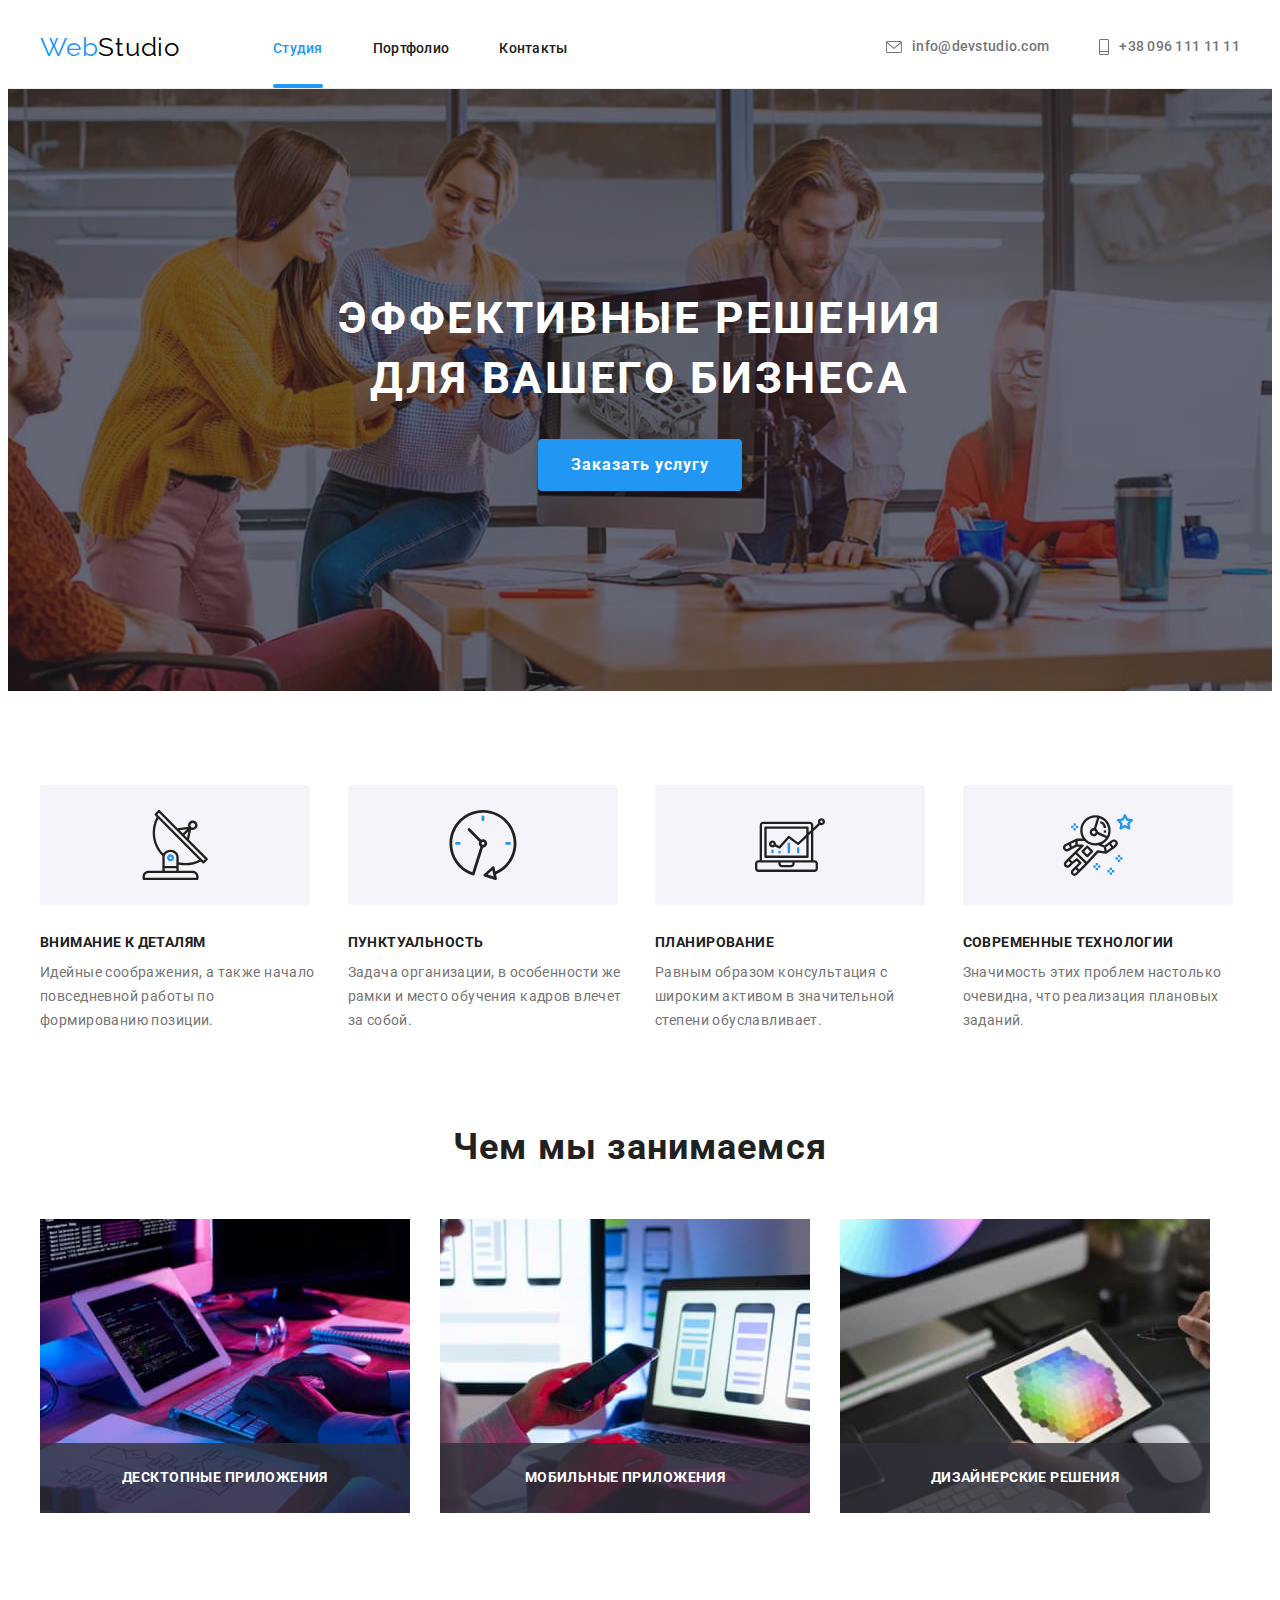
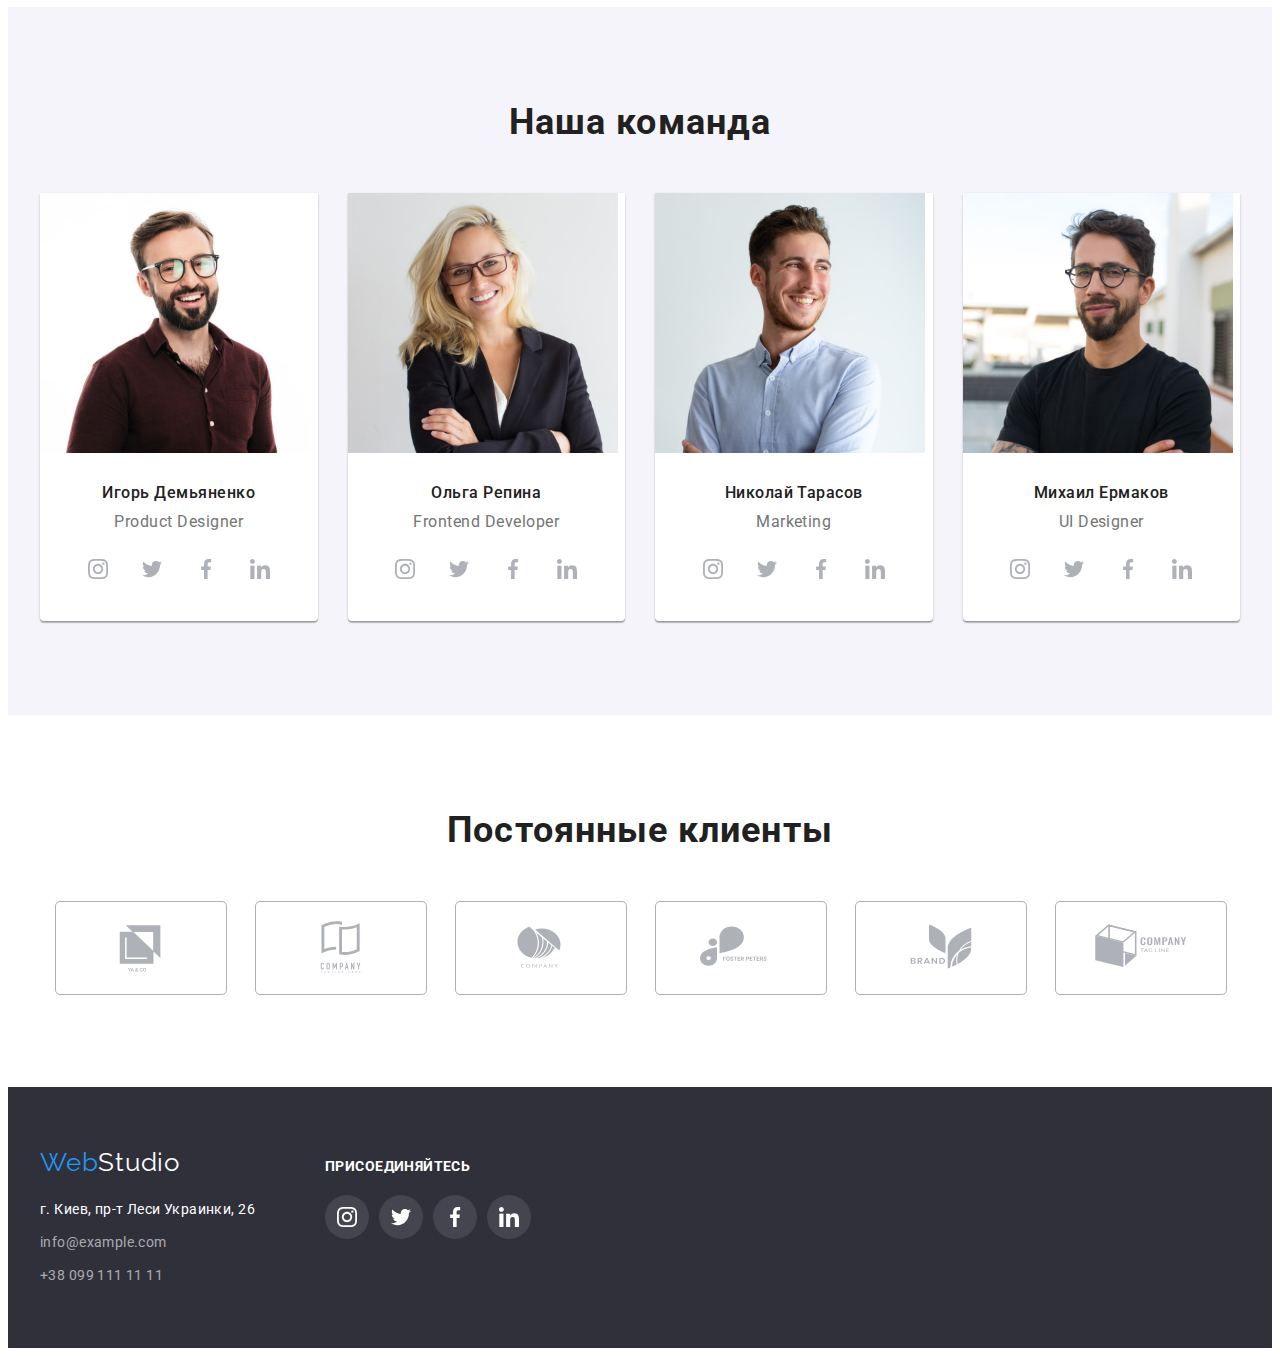
<file: index.html>
<!DOCTYPE html>
<html lang="ru">
<head>
    <meta charset="UTF-8">
    <meta http-equiv="X-UA-Compatible" content="IE=edge">
    <meta name="viewport" content="width=device-width, initial-scale=1.0">
    <title>Студия</title>
    <link rel="preconnect" href="https://fonts.googleapis.com">
    <link rel="preconnect" href="https://fonts.gstatic.com" crossorigin>
    <link href="https://fonts.googleapis.com/css2?family=Raleway:wght@700&family=Roboto:wght@400;500;700;900&display=swap"
        rel="stylesheet">
    <link rel="stylesheet" href="https://cdnjs.cloudflare.com/ajax/libs/modern-normalize/1.1.0/modern-normalize.min.css"
        integrity="sha512-wpPYUAdjBVSE4KJnH1VR1HeZfpl1ub8YT/NKx4PuQ5NmX2tKuGu6U/JRp5y+Y8XG2tV+wKQpNHVUX03MfMFn9Q=="
        crossorigin="anonymous" referrerpolicy="no-referrer" />
    <link rel="stylesheet" href="./css/styles.css">
</head>
<body class="body">
    <!-- HEADER -->
<header class="page-header">
    <div class="container page-header-container">
    <nav class="navigation">
        <a class="logo logo-header link" href="/" lang="en">Web<span class="logo-dark">Studio</span>    
        </a>
        <ul class="menu">
            <li class="menu-item" >
                <a class="menu-link link current" href="">Студия</a>
            </li>
            <li class="menu-item" >
                <a class="menu-link link" href="./portfolio.html">Портфолио</a>
            </li>
            <li class="menu-item" >
                <a class="menu-link link" href="">Контакты</a>
            </li> 
        </ul>
    </nav>
    <ul class="page-header-contacts">
            <li class="header-mail">
                <a class="page-header-mail link" href="mailto:info@devstudio.com">
                    <svg class="header-contacts-icon" width="16px" height="12px">
                    <use href="./images/sprite.svg#icon-envelope"></use>
                    </svg>  
                    info@devstudio.com
                </a>
            </li>
            <li class="header-tel">
                <a class="page-header-tel link" href="tel:+380961111111">
                   <svg class="header-contacts-icon" width="10px" height="16px">
                    <use href="./images/sprite.svg#icon-smartphone"></use>
                    </svg>
                    +38 096 111 11 11
                </a>
            </li>
    </ul>
        </div>
</header>
<main>
        <!-- HERO -->
<section class="hero">
    <div class="container">
        <h1 class="hero-title">Эффективные решения для вашего бизнеса</h1>
            <button class="modal-btn" type="button" data-modal-open>Заказать услугу</button>
    </div>
</section>
        <!-- FEATURES -->
<section class="section">
    <div class="container">
        <h2 class="Invisible-title visually-hidden">Особенности</h2>
    <ul class="features-list">
        <li class="features-list-item">
            <div class="features-icon-container">
                <svg class="features-icon">
                <use href="./images/sprite.svg#icon-antenna"></use>
                </svg>
            </div>
        <h3 class="features-list-item-title section-title">Внимание к деталям
        </h3>
            <p class="features-list-text">Идейные соображения, а также начало повседневной работы по формированию позиции.</p>
        </li>
        <li class="features-list-item">
            <div class="features-icon-container">
                <svg class="features-icon">
                <use href="./images/sprite.svg#icon-clock"></use>
                </svg>
            </div>
        <h3 class="features-list-item-title section-title">Пунктуальность</h3>
            <p class="features-list-text">Задача организации, в особенности же рамки и место обучения кадров влечет за собой.</p>
        </li>
        <li class="features-list-item">
            <div class="features-icon-container">
                <svg class="features-icon">
                <use href="./images/sprite.svg#icon-diagram"></use>
                </svg>
            </div>
        <h3 class="features-list-item-title section-title">Планирование</h3>
            <p class="features-list-text">Равным образом консультация с широким активом в значительной степени обуславливает.</p>
        </li>
        <li class="features-list-item">
            <div class="features-icon-container">
                <svg class="features-icon">
                <use href="./images/sprite.svg#icon-astronaut"></use>
                </svg>
            </div>
        <h3 class="features-list-item-title section-title">Современные технологии</h3>
            <p class="features-list-text">Значимость этих проблем настолько очевидна, что реализация плановых заданий.</p>
        </li>
    </ul>
</div>
</section> 
       <!-- ABOUT-->
<section class="about section">
    <div class="container">
    <h2 class="title">Чем мы занимаемся</h2>
    <ul class="about-list">
            <li class="about-list-item">
                <div class="about-list-img-wrapper">
                    <img class="about-list-img" src="./images/about/about-img-1.jpg" alt="Разработчик пишет код" width="370" height="290">
                    <h2 class="about-list-img-title">Десктопные приложения</h2>
                </div>
            </li>
            <li class="about-list-item">
                <div class="about-list-img-wrapper">
                    <img class="about-list-img" src="./images/about/about-img-2.jpg" alt="Разработчик работает над мобильным приложением" width="370" height="290">
                    <h2 class="about-list-img-title">Мобильные приложения</h2>
                </div>
            </li>
            <li class="about-list-item">
                <div class="about-list-img-wrapper">
                    <img class="about-list-img" src="./images/about/about-img-3.jpg" alt="Дизайнер подбирает цвета" width="370" height="290">
                    <h2 class="about-list-img-title">Дизайнерские решения</h2>
                </div>
            </li>
    </ul>
    </div>
</section>
       <!-- OUR TEAM -->
<section class="employees-section section">
    <div class="container">
        <h2 class="title">Наша команда</h2>
        <ul class="employees-list">
            <li class="employees-card">
                <img class="employees-photo" src="./images/our-team/igor-demyanenko-img-1.jpg"       alt="мужчина улыбается" width="270" height="260">
    <div class="employees-cards-content-wrapper">
        <h3 class="employees-name section-title">Игорь Демьяненко</h3>
            <p class="employees-position" lang="en">Product Designer</p>
        <ul class="social-list">
            <li class="social-list-item">
                <a href="" class="social-list-link link">
                <svg class="social-list-icon" width="20px" height="20px">
                <use href="./images/sprite.svg#icon-instagram"></use>
                </svg>
                </a>
            </li>
            <li class="social-list-item">
                <a href="" class="social-list-link link">
                <svg class="social-list-icon" width="20px" height="20px">
                <use href="./images/sprite.svg#icon-twitter"></use>
                </svg>
                </a>
            </li>
            <li class="social-list-item">
                <a href="" class="social-list-link link">
                <svg class="social-list-icon" width="20px" height="20px">
                <use href="./images/sprite.svg#icon-facebook"></use>
                </svg>
                </a>
            </li>
            <li class="social-list-item">
                <a href="" class="social-list-link link">
                <svg class="social-list-icon" width="20px" height="20px">
                <use href="./images/sprite.svg#icon-linkedin"></use>
                </svg>
                </a>
            </li>
        </ul>
        </div>
            </li>
            <li class="employees-card">
                <img class="employees-photo" src="./images/our-team/olga-repina-img-2.jpg" alt="женщина улыбается" width="270" height="260">
            <div class="employees-cards-content-wrapper">
                <h3 class="employees-name section-title">Ольга Репина</h3>
                <p class="employees-position" lang="en">Frontend Developer</p>
        <ul class="social-list">
            <li class="social-list-item">
                <a href="" class="social-list-link link">
                <svg class="social-list-icon" width="20px" height="20px">
                <use href="./images/sprite.svg#icon-instagram"></use>
                </svg>
                </a>
            </li>
            <li class="social-list-item">
                <a href="" class="social-list-link link">
                <svg class="social-list-icon" width="20px" height="20px">
                <use href="./images/sprite.svg#icon-twitter"></use>
                </svg>
                </a>
            </li>
            <li class="social-list-item">
                <a href="" class="social-list-link link">
                <svg class="social-list-icon" width="20px" height="20px">
                <use href="./images/sprite.svg#icon-facebook"></use>
                </svg>
                </a>
            </li>
            <li class="social-list-item">
                <a href="" class="social-list-link link">
                <svg class="social-list-icon" width="20px" height="20px">
                <use href="./images/sprite.svg#icon-linkedin"></use>
                </svg>
                </a>
            </li>
        </ul>
        </div>
            </li>
            <li class="employees-card">
                <img class="employees-photo" src="./images/our-team/nikolaj-tarasov-img-3.jpg" alt="мужчина улыбается" width="270" height="260">
        <div class="employees-cards-content-wrapper">
                <h3 class="employees-name section-title">Николай Тарасов</h3>
                <p class="employees-position" lang="en">Marketing</p>
        <ul class="social-list">
            <li class="social-list-item">
                <a href="" class="social-list-link link">
                <svg class="social-list-icon" width="20px" height="20px">
                <use href="./images/sprite.svg#icon-instagram"></use>
                </svg>
                </a>
            </li>
            <li class="social-list-item">
                <a href="" class="social-list-link link">
                <svg class="social-list-icon" width="20px" height="20px">
                <use href="./images/sprite.svg#icon-twitter"></use>
                </svg>
                </a>
            </li>
            <li class="social-list-item">
                <a href="" class="social-list-link link">
                <svg class="social-list-icon" width="20px" height="20px">
                <use href="./images/sprite.svg#icon-facebook"></use>
                </svg>
                </a>
            </li>
            <li class="social-list-item">
                <a href="" class="social-list-link link">
                <svg class="social-list-icon" width="20px" height="20px">
                <use href="./images/sprite.svg#icon-linkedin"></use>
                </svg>
                </a>
            </li>
        </ul>
        </div>
            </li>
            <li class="employees-card">
                <img class="employees-photo" src="./images/our-team/mihail-ermakov-img-4.jpg" alt="мужчина улыбается" width="270" height="260">
        <div class="employees-cards-content-wrapper">
                <h3 class="employees-name section-title">Михаил Ермаков</h3>
                <p class="employees-position" lang="en">UI Designer</p>
        <ul class="social-list">
            <li class="social-list-item">
                <a href="" class="social-list-link link">
                <svg class="social-list-icon" width="20px" height="20px">
                <use href="./images/sprite.svg#icon-instagram"></use>
                </svg>
                </a>
            </li>
            <li class="social-list-item">
                <a href="" class="social-list-link link">
                <svg class="social-list-icon" width="20px" height="20px">
                <use href="./images/sprite.svg#icon-twitter"></use>
                </svg>
                </a>
            </li>
            <li class="social-list-item">
                <a href="" class="social-list-link link">
                <svg class="social-list-icon" width="20px" height="20px">
                <use href="./images/sprite.svg#icon-facebook"></use>
                </svg>
                </a>
            </li>
            <li class="social-list-item">
                <a href="" class="social-list-link link">
                <svg class="social-list-icon" width="20px" height="20px">
                <use href="./images/sprite.svg#icon-linkedin"></use>
                </svg>
                </a>
            </li>
        </ul>
        </div>
    </li>
    </ul>
    </div>
</section>
<!-- PERMANENT CLIENTS -->
<section class="section">
        <div class="container">
            <h2 class="title">Постоянные клиенты</h2>
        <ul class="client-list">
            <li class="client-list-item">
                <a href="" class="client-list-link link">
                    <svg class="client-list-icon" width="106px" height="60px">
                        <use href="./images/sprite.svg#icon-first-client"></use>
                    </svg>
                </a>
            </li>
            <li class="client-list-item">
                <a href="" class="client-list-link link">
                    <svg class="client-list-icon" width="106px" height="60px">
                        <use href="./images/sprite.svg#icon-second-client"></use>
                    </svg>
                </a>
            </li>
            <li class="client-list-item">
                <a href="" class="client-list-link link">
                    <svg class="client-list-icon" width="106px" height="60px">
                        <use href="./images/sprite.svg#icon-third-client"></use>
                    </svg>
                </a>
            </li>
            <li class="client-list-item">
                <a href="" class="client-list-link link">
                    <svg class="client-list-icon" width="106px" height="60px">
                        <use href="./images/sprite.svg#icon-fourth-client"></use>
                    </svg>
                </a>
            </li>
            <li class="client-list-item">
                <a href="" class="client-list-link link">
                    <svg class="client-list-icon" width="106px" height="60px">
                        <use href="./images/sprite.svg#icon-fifth-client"></use>
                    </svg>
                </a>
            </li>
            <li class="client-list-item">
                <a href="" class="client-list-link link">
                    <svg class="client-list-icon" width="106px" height="60px">
                        <use href="./images/sprite.svg#icon-sixth-client"></use>
                    </svg>
                </a>
            </li>
        </ul>

    </div>
</section>

</main>
    <!-- FOOTER -->
<footer class="footer">
    <div class="container footer-container">
        <div class="left-side">
        <a class="logo link footer-logo" href="/" lang="en">Web<span class="logo-light">Studio</span></a>
        <!-- CONTACT INFORMATION -->
<address class="contact-info">
        <ul class="contact-list">
            <li class="contact-list-item">
                <a class="contact-list-link link map" href="https://goo.gl/maps/mqFkWckFCeggj8cy6" target="_blank" rel="noopener noreferrer">г. Киев, пр-т Леси Украинки, 26</a> 
            </li>
            <li class="contact-list-item">
                <a class="contact-list-link link connection" href="mailto:info@example.com">info@example.com</a>
            </li>
            <li class="contact-list-item">
                <a class="contact-list-link link connection" href="tel:+380991111111">+38 099 111 11 11</a>
            </li>
        </ul>
</address>
        </div>
        <div class="right-side">
            <h2 class="footer-title">присоединяйтесь</h2>
        <ul class="footer-social-list">
            <li class="footer-social-list-item">
                <a href="" class="footer-social-list-link link">
                <svg class="footer-social-list-icon" width="20px" height="20px">
                <use href="./images/sprite.svg#icon-instagram"></use>
                </svg>
                </a>
            </li>
            <li class="footer-social-list-item">
                <a href="" class="footer-social-list-link link">
                <svg class="footer-social-list-icon" width="20px" height="20px">
                <use href="./images/sprite.svg#icon-twitter"></use>
                </svg>
                </a>
            </li>
            <li class="footer-social-list-item">
                <a href="" class="footer-social-list-link link">
                <svg class="footer-social-list-icon" width="20px" height="20px">
                <use href="./images/sprite.svg#icon-facebook"></use>
                </svg>
                </a>
            </li>
            <li class="footer-social-list-item">
                <a href="" class="footer-social-list-link link">
                <svg class="footer-social-list-icon" width="20px" height="20px">
                <use href="./images/sprite.svg#icon-linkedin"></use>
                </svg>
                </a>
            </li>
        </ul>
        </div>
</div>
</footer>
<div class="backdrop is-hidden" data-modal>
    <div class="modal">
        <button type="button" class="modal-close-btn" data-modal-close>
            <svg class="modal-close-btn-icon" width="18px" height="18px">
            <use href="./images/sprite.svg#icon-close-btn"></use>
            </svg>
        </button>
    </div>
</div>
<script src="./js/modal.js"></script>
</body>
</html>
</file>
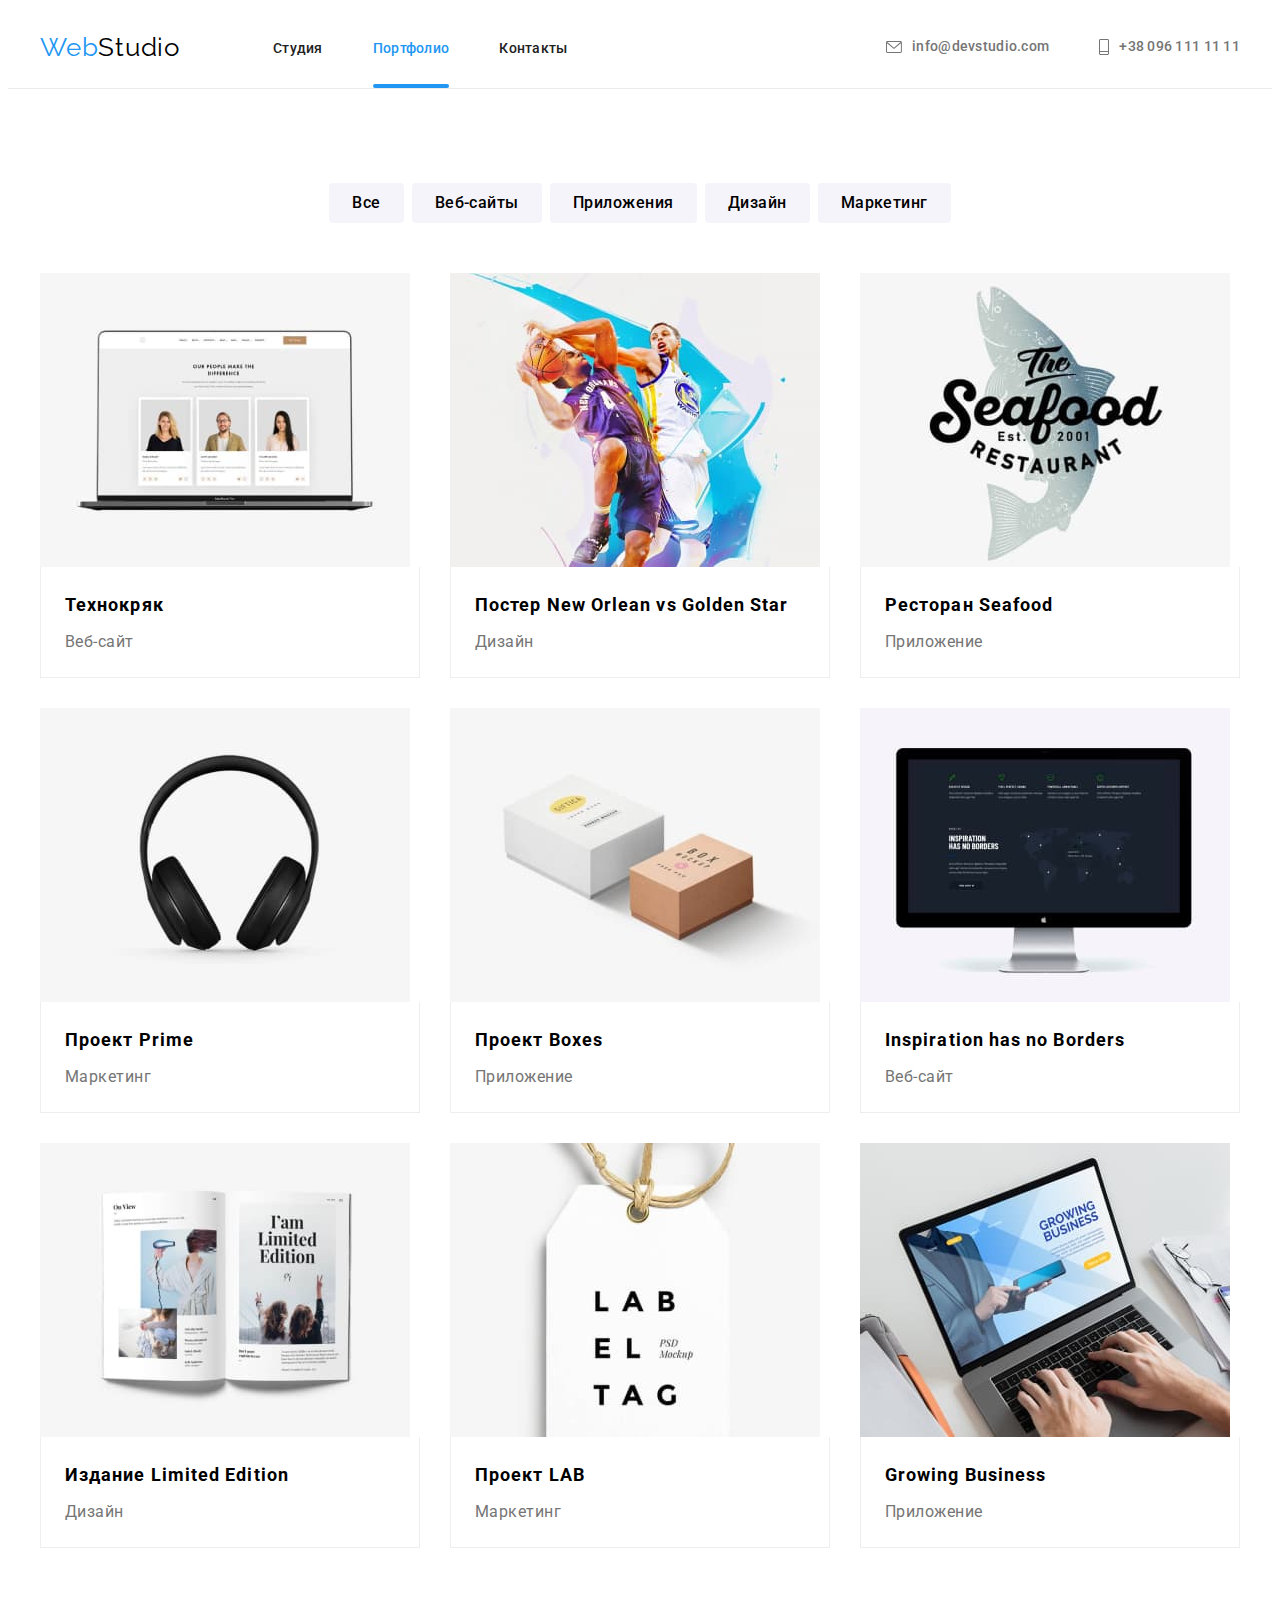
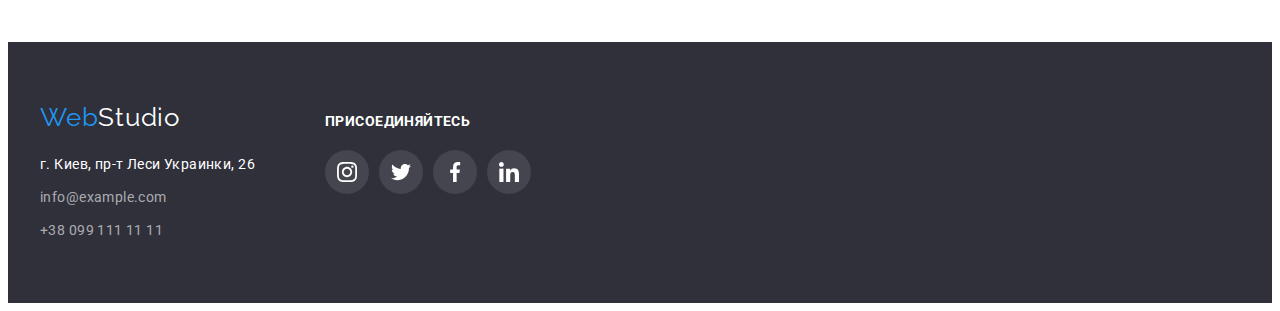
<file: portfolio.html>
<!DOCTYPE html>
<html lang="ru">

<head>
    <meta charset="UTF-8">
    <meta http-equiv="X-UA-Compatible" content="IE=edge">
    <meta name="viewport" content="width=device-width, initial-scale=1.0">
    <title>Портфолио</title>
    <link rel="preconnect" href="https://fonts.googleapis.com">
    <link rel="preconnect" href="https://fonts.gstatic.com" crossorigin>
    <link href="https://fonts.googleapis.com/css2?family=Raleway:wght@700&family=Roboto:wght@400;500;700;900&display=swap"
    rel="stylesheet">
    <link rel="stylesheet" href="https://cdnjs.cloudflare.com/ajax/libs/modern-normalize/1.1.0/modern-normalize.min.css"
        integrity="sha512-wpPYUAdjBVSE4KJnH1VR1HeZfpl1ub8YT/NKx4PuQ5NmX2tKuGu6U/JRp5y+Y8XG2tV+wKQpNHVUX03MfMFn9Q=="
        crossorigin="anonymous" referrerpolicy="no-referrer" />
    <link rel="stylesheet" href="./css/styles.css">
</head>
<body class="body">
    <!-- HEADER -->
<header class="page-header">
    <div class="container page-header-container">
    <nav class="navigation">
        <a class="logo link logo-header" href="/" lang="en">
                Web<span class="logo-dark">Studio</span></a>
        <ul class="menu">
            <li class="menu-item">
                <a class="menu-link link" href="./index.html">Студия</a>
            </li>
            <li class="menu-item">
                <a class="menu-link link current" href="./portfolio.html">Портфолио</a>
            </li>
            <li class="menu-item">
                <a class="menu-link link" href="">Контакты</a>
            </li>
        </ul>
    </nav>
        <ul class="page-header-contacts list">
            <li>
                <a class="page-header-mail link" href="mailto:info@devstudio.com">
                    <svg class="header-contacts-icon" width="16px" height="12px">
                    <use href="./images/sprite.svg#icon-envelope"></use>
                    </svg>
                info@devstudio.com
                </a>
            </li>
            <li class="header-tel">
                <a class="page-header-tel link" href="tel:+380961111111">
                    <svg class="header-contacts-icon" width="10px" height="16px">
                    <use href="./images/sprite.svg#icon-smartphone"></use>
                    </svg>   
                +38 096 111 11 11
                </a>
            </li>
        </ul>
    </div>
</header>
<main>
    <!-- PORTFOLIO -->
    <section class="section">
        <div class="container">
        <h1 class="Invisible-title visually-hidden">Портфолио</h1>
        <ul class="project-btn-list">
            <li class="project-list-item"> <button class="project-modal-btn" type="button">Все</button></li>
            <li class="project-list-item"> <button class="project-modal-btn" type="button">Веб-сайты</button></li>
            <li class="project-list-item"> <button class="project-modal-btn" type="button">Приложения</button></li>
            <li class="project-list-item"> <button class="project-modal-btn" type="button">Дизайн</button></li>
            <li class="project-list-item"> <button class="project-modal-btn" type="button">Маркетинг</button></li>
        </ul>
        <ul class="project-cards-list">
            <li class="cards-list-item">
            <a href="" class="project-cards-link link">
                <div class="project-img-wrapper">
                    <img class="project-img" src="./images/portfolio/technocrack-web.jpg" alt="Ноутбук с веб-сайтом" width="370" height="290" >
                    <p class="project-cards-list-overlay">Ресурс предлагает комплексные предложения с разным уровнем функционала и сервисов. Все это позволит посетителю получить
                    исчерпывающие сведения о компании или частном лице.</p>
                </div>
            <div class="project-cards-content-wrapper">
                <h2 class="project-title">Технокряк</h2>
                <p class="project-text">Веб-сайт</p>
            </div>
            </a>
            </li>
            <li class="cards-list-item">
            <a href="" class="project-cards-link link">
                <div class="project-img-wrapper">
                    <img class="project-img" src="./images/portfolio/poster-new-orlean.jpg" alt="Постер" width="370" height="290" >
                    <p class="project-cards-list-overlay">Ресурс предлагает комплексные предложения с разным уровнем функционала и сервисов. Все это позволит посетителю получить исчерпывающие сведения о компании или частном лице.</p>
                </div>
            <div class="project-cards-content-wrapper">
                <h2 class="project-title">Постер <span lang="en">New Orlean vs Golden Star</span></h2>
                <p class="project-text">Дизайн</p>
            </div>
            </a>
            </li>
            <li class="cards-list-item">
                <a href="" class="project-cards-link link">
                <div class="project-img-wrapper">
                    <img class="project-img" src="./images/portfolio/seafood.jpg" alt="Название ресторана" width="370" height="290" >
                    <p class="project-cards-list-overlay">Ресурс предлагает комплексные предложения с разным уровнем функционала и сервисов. Все это позволит посетителю получить исчерпывающие сведения о компании или частном лице.</p>
                </div>
            <div class="project-cards-content-wrapper">
                <h2 class="project-title">Ресторан <span lang="en">Seafood</span></h2>
                <p class="project-text">Приложение</p>
            </div>
            </a>
            </li>
            <li class="cards-list-item">
                <a href="" class="project-cards-link link">
                <div class="project-img-wrapper">
                    <img class="project-img" src="./images/portfolio/project-prime.jpg" alt="Наушники" width="370" height="290" >
                    <p class="project-cards-list-overlay">Ресурс предлагает комплексные предложения с разным уровнем функционала и сервисов. Все это позволит посетителю получить исчерпывающие сведения о компании или частном лице.</p>
                </div>
            <div class="project-cards-content-wrapper">
                <h2 class="project-title">Проект <span lang="en">Prime</span></h2>
                <p class="project-text">Маркетинг</p>
            </div>
            </a>
            </li>
            <li class="cards-list-item">
                <a href="" class="project-cards-link link">
                <div class="project-img-wrapper">
                    <img class="project-img" src="./images/portfolio/project-boxes.jpg" alt="Две коробки" width="370" height="290" >
                    <p class="project-cards-list-overlay">Ресурс предлагает комплексные предложения с разным уровнем функционала и сервисов. Все это позволит посетителю получить исчерпывающие сведения о компании или частном лице.</p>
                </div>
            <div class="project-cards-content-wrapper">
                <h2 class="project-title">Проект <span lang="en">Boxes</span></h2>
                <p class="project-text">Приложение</p>
            </div>
            </a>
            </li>
            <li class="cards-list-item">
                <a href="" class="project-cards-link link">
                <div class="project-img-wrapper">
                    <img class="project-img" src="./images/portfolio/inspiration-web.jpg" alt="Монитор" width="370" height="290" >
                    <p class="project-cards-list-overlay">Ресурс предлагает комплексные предложения с разным уровнем функционала и сервисов. Все это позволит посетителю получить исчерпывающие сведения о компании или частном лице.</p>
                </div>
            <div class="project-cards-content-wrapper">
                <h2 class="project-title" lang="en">Inspiration has no Borders</h2>
                <p class="project-text">Веб-сайт</p>
            </div>
            </a>
            </li>
            <li class="cards-list-item">
                <a href="" class="project-cards-link link">
                <div class="project-img-wrapper">
                    <img class="project-img" src="./images/portfolio/limited-edition.jpg" alt="Открытая книга" width="370" height="290" >
                    <p class="project-cards-list-overlay">Ресурс предлагает комплексные предложения с разным уровнем функционала и сервисов. Все это позволит посетителю получить исчерпывающие сведения о компании или частном лице.</p>
                </div>
            <div class="project-cards-content-wrapper">
                <h2 class="project-title">Издание <span lang="en">Limited Edition</span></h2>
                <p class="project-text">Дизайн</p>
            </div>
            </a>
            </li>
            <li class="cards-list-item">
                <a href="" class="project-cards-link link">
                <div class="project-img-wrapper">
                    <img class="project-img" src="./images/portfolio/project-lab.jpg" alt="Бирка" width="370" height="290" >
                    <p class="project-cards-list-overlay">Ресурс предлагает комплексные предложения с разным уровнем функционала и сервисов. Все это позволит посетителю получить исчерпывающие сведения о компании или частном лице.</p>
                </div>
            <div class="project-cards-content-wrapper">
                <h2 class="project-title">Проект <span lang="en">LAB</span></h2>
                <p class="project-text">Маркетинг</p>
            </div>
            </a>
            </li>
            <li class="cards-list-item">
                <a href="" class="project-cards-link link">
                <div class="project-img-wrapper">
                    <img class="project-img" src="./images/portfolio/growing-bisness-app.jpg" alt="Печатает на ноутбуке" width="370" height="290" >
                    <p class="project-cards-list-overlay">Ресурс предлагает комплексные предложения с разным уровнем функционала и сервисов. Все это позволит посетителю получить исчерпывающие сведения о компании или частном лице.</p>
                </div>
            <div class="project-cards-content-wrapper">
                <h2 class="project-title" lang="en">Growing Business</h2>
                <p class="project-text">Приложение</p>
            </div>
            </a>
            </li>
        </ul>
    </div>
</section>
</main>
    <!-- FOOTER -->
<footer class="footer">
    <div class="container footer-container">
        <div class="left-side">
        <a class="logo link footer-logo " href="/" lang="en">Web<span class="logo-light">Studio</span></a>
            <!-- CONTACT INFORMATION -->
<address class="contact-info">
        <ul class="contact-list">
            <li class="contact-list-item"> 
                <a class="contact-list-link link map" href="https://goo.gl/maps/mqFkWckFCeggj8cy6" target="_blank" rel="noopener noreferrer">г. Киев,
                        пр-т
                        Леси Украинки, 26</a>
            </li>
            <li class="contact-list-item">
                <a  class="contact-list-link link connection" href="mailto:info@example.com">info@example.com</a>
            </li>
            <li class="contact-list-item">
                <a  class="contact-list-link link connection" href="tel:+380991111111">+38 099 111 11 11</a>
            </li>
        </ul>
</address>
        </div>
        <div class="right-side">
            <h2 class="footer-title">присоединяйтесь</h2>
        <ul class="footer-social-list">
            <li class="footer-social-list-item">
                <a href="" class="footer-social-list-link">
                <svg class="footer-social-list-icon" width="20px" height="20px">
                <use href="./images/sprite.svg#icon-instagram"></use>
                </svg>
                </a>
            </li>
            <li class="footer-social-list-item">
                <a href="" class="footer-social-list-link">
                <svg class="footer-social-list-icon" width="20px" height="20px">
                <use href="./images/sprite.svg#icon-twitter"></use>
                </svg>
                </a>
            </li>
            <li class="footer-social-list-item">
                <a href="" class="footer-social-list-link">
                <svg class="footer-social-list-icon" width="20px" height="20px">
                <use href="./images/sprite.svg#icon-facebook"></use>
                </svg>
                </a>
            </li>
            <li class="footer-social-list-item">
                <a href="" class="footer-social-list-link">
                <svg class="footer-social-list-icon" width="20px" height="20px">
                <use href="./images/sprite.svg#icon-linkedin"></use>
                </svg>
                </a>
            </li>
        </ul>
        </div>
</div>
</footer>
</body>
</html>
</file>
<file: css/styles.css>
:root{
    --primary-font-family:'Roboto', sans-serif;
    --secondary-font-family:'Raleway', sans-serif;
    --accent-color: #2196F3;
    --primary-text-color: #212121;
    --secondary-text-color: #757575;
    --background-modal-btn-color: #188CE8;
    --background-dark-color: #2F303A;
    --auxiliary-light-color: #FFFFFF;
    --auxiliary-dark-color: #000000;
    --social-icon-color:#AFB1B8;
    --cubic-bezier:cubic-bezier(0.4, 0, 0.2, 1);
}

/*======= COMPONENTS======= */
h1,h2,h3,p{
    margin-top: 0;
    margin-bottom: 0;
}

ul,ol{
    margin-top: 0;
    margin-bottom: 0;
    padding-left: 0;
    list-style: none;
}

img{
    display: block;
    max-width: 100%;
    height: auto;
}

.link{
    text-decoration: none;
}

.body{
    font-family: var(--primary-font-family);
    color:var(--primary-text-color);
}

.container{
    width: 1200px;
    margin-left: auto;
    margin-right: auto;
    padding-right: 15px;
    padding-left: 15px;
}

.section{
    padding-top: 94px;
    padding-bottom: 94px;
}

.section-title{
    font-weight: 500;
    margin-bottom: 10px;
}

.visually-hidden {
    position: absolute;

    width: 1px;
    height: 1px;
    margin: -1px;
    border: 0;
    padding: 0;
    white-space: nowrap;
    clip-path: inset(100%);
    clip: rect(0 0 0 0);
    overflow: hidden;
    }

/*======= /COMPONENTS======= */

/* =======HEADER======== */
.page-header{
    padding-top: 24px;
    padding-bottom: 25px;

    border-bottom: 1px solid #ECECEC;
}

.page-header-container{
    display: flex;
    align-items: center;
    justify-content: space-between;
}

.navigation{
    display: flex;
    align-items: center;
}

.menu{
    display: flex;
    }

.menu-item:not(:last-child){
    margin-right: 50px;
}

.header-tel{
    margin-left: 50px;
}

.logo{
    font-family:var(--secondary-font-family);
    font-size: 26px;
    line-height: 1.19;
    letter-spacing: 0.03em;
    color: var(--accent-color);
}
.logo-dark{
    color: var(--auxiliary-dark-color);
}

.logo-header{
    margin-right: 93px;
}

.menu-link{
    padding-top: 32px;
    padding-bottom: 32px;

    font-weight: 500;
    font-size: 14px;
    line-height: 1.14;
    letter-spacing: 0.02em;

    color: var(--primary-text-color);

    transition: color 250ms var(--cubic-bezier);
}

.menu-link:hover,
.menu-link:focus{
    color: var(--accent-color);
}

.menu-link.current{
    color: var(--accent-color);
}

.current{
    position: relative;

    color: var(--accent-color);

}

.current::after{
    position: absolute;

    display: block;
    width: 100%;
    height: 4px;
    left: 0;
    bottom: 0;

    background-color:var(--accent-color);
    border-radius: 2px;
    content:"";
}

.page-header-contacts{
    display: flex;
    align-items: center;

    font-size: 14px;
    line-height: 1.14;
    letter-spacing: 0.02em;

    color: var(--secondary-text-color);
}

.page-header-mail,
.page-header-tel{ 
    transition: color 250ms var(--cubic-bezier);

    display:flex;
    align-items: center;

    font-weight: 500;

    color:var(--secondary-text-color);
}

.page-header-mail:hover,
.page-header-mail:focus{
    color: var(--accent-color);
}

.page-header-tel:hover,
.page-header-tel:focus{
    color: var(--accent-color);
}

.header-contacts-icon{
    flex-shrink: 0;

    margin-right: 10px;
    fill:var(--secondary-text-color);

    transition: fill 250ms var(--cubic-bezier);
}

.page-header-mail:hover .header-contacts-icon,
.page-header-mail:focus .header-contacts-icon{
    fill: var(--accent-color);
}

.page-header-tel:hover .header-contacts-icon,
.page-header-tel:focus .header-contacts-icon{
    fill:var(--accent-color);
}
/* =======/HEADER======== */

/* ========HERO======== */
.hero{
    padding-top: 200px;
    padding-bottom: 200px;
    margin-left: auto;
    margin-right: auto;

    text-align: center;
    background-color:#C4C4C4;
    background-image: linear-gradient(rgba(47, 48, 58, 0.4), rgba(47, 48, 58, 0.4)),url(../images/hero/bg.jpg);
    background-size: cover;
    background-position:center;
    background-repeat: no-repeat;
    max-width: 1600px;
}

.hero-title{
    width: 696px;
    margin-left: auto;
    margin-right: auto;
    margin-bottom: 30px;

    font-size: 44px;
    line-height: 1.36;
    letter-spacing: 0.06em;
    text-transform: uppercase;
    color: var(--auxiliary-light-color);
}

.modal-btn{
    min-width: 200px;
    border: solid 1px transparent;
    border-radius: 4px;
    box-shadow: 0px 4px 4px rgba(0, 0, 0, 0.15);
    padding: 10px 32px;

    font-family: inherit;
    font-weight: 700;
    font-size: 16px;
    line-height: 1.88;
    letter-spacing: 0.06em;
    cursor: pointer;
    color: var(--auxiliary-light-color);
    background-color:var(--accent-color);

    transition: color 250ms var(--cubic-bezier), background-color 250ms var(--cubic-bezier);
}

.modal-btn:hover,
.modal-btn:focus{
    color: var(--auxiliary-light-color);
    background-color: var(--background-modal-btn-color);
}
/* ========/HERO======== */

/* =======FEATURES======= */
.features-icon-container{
    display: flex;
    justify-content: center;
    align-items: center;

    width: 270px;
    height: 120px;
    margin-bottom: 30px;

    background: #F5F4FA;
    border-radius: 4px;
}

.features-icon{
    width: 70px;
    height: 70px;
}

.features-list-item-title{
    font-family: var(--primary-font-family);
    font-weight: 700;
    font-size: 14px;
    line-height: 1.14;
    letter-spacing: 0.03em;
    text-transform: uppercase;
}

.features-list-text{
    font-size: 14px;
    line-height: 1.71;
    letter-spacing: 0.03em;
    color: var(--secondary-text-color);
}

.features-list{
    display: flex;
    flex-wrap: wrap;
    margin: -15px;
}

.features-list-item{
    margin: 15px;
}

.features-list-item{
    flex-basis: calc((100% - 120px) / 4);
}

/* .features-list-item:not(:last-child){ */
    /* margin-right: 30px; */

/* =======/FEATURES======= */

/* ========ABOUT======== */
.about{
    padding-top: 0;
}

.about-list{
    display: flex;
    flex-direction: row;
}

.about-list-item{
    flex: basis calc((100% - 60px) / 3);
}

.about-list-item:not(:last-child){
    margin-right: 30px;
}

.about-list-img-wrapper{
    position: relative;

}

.about-list-img-title{
    position: absolute;
    display: flex;
    justify-content: center;
    align-items: center;

    bottom: 0;
    left: 0;
    width: 100%;
    height: 70px;

    font-family:var(--primary-text-color);
    font-weight: 700;
    font-size: 14px;
    line-height: 1.14;
    letter-spacing: 0.03em;
    text-transform: uppercase;
    overflow: auto;
    
    color: var(--auxiliary-light-color);
    background-color: rgba(47, 48, 58, 0.8);
}

.title{
    text-align: center;
    margin-bottom: 50px;
    font-size: 36px;
    line-height: 1.17;
    letter-spacing: 0.03em;
     }
/* ========/ABOUT======== */

/*========OUR TEAM========*/
.employees-section{
    background: #F5F4FA;
}

.employees-list{
    display: flex;
    flex-wrap: wrap;
}

.employees-card{
    box-shadow: 0px 1px 3px rgba(0, 0, 0, 0.12), 0px 1px 1px rgba(0, 0, 0, 0.14), 0px 2px 1px rgba(0, 0, 0, 0.2);
    border-radius: 0px 0px 4px 4px;
}

.employees-card{
    flex-basis: calc((100% - 90px) / 4);
}

.employees-card:not(:last-child){
    margin-right: 30px;
}

/* ЕСЛИ ДОБАВЯТСЯ ЕЩЕ РАБОТНИКИ
.employees-card:not(:nth-child(4n)){
    margin-right: 30px;}
 
.employees-card:not(:nth-last-child(- n + 4)){
    margin-bottom: 30px ;
 } */

.employees-name{
    font-size: 16px;
    line-height: 1.19;
    letter-spacing: 0.03em;
    }

.employees-position{
    margin-bottom: 16px;

    font-family: var(--primary-font-family);
    font-weight: 400;
    font-size: 16px;
    line-height: 1.19;
    letter-spacing: 0.03em;
    color: var(--secondary-text-color);
}

.employees-card{
    background-color: var(--auxiliary-light-color);
}

.employees-cards-content-wrapper {
    text-align: center;
    padding-top: 30px;
    padding-bottom: 30px;
}

.social-list{
    display: flex;
    justify-content: center;
}

.social-list-item:not(:last-child){
    margin-right: 10px;
}

.social-list-link{
    display: flex;
    justify-content: center;
    align-items: center;

    width: 44px;
    height: 44px;
    border-radius: 50%;
    background-color: var(--auxiliary-light-color);

    transition: background-color 250ms var(--cubic-bezier);
}

.social-list-link:hover,
.social-list-link:focus{
    background-color:var(--accent-color);
}

.social-list-icon{
    fill:var(--social-icon-color);

    transition: fill 250ms var(--cubic-bezier);
}

.social-list-link:hover .social-list-icon,
.social-list-link:focus .social-list-icon {
    fill: var(--auxiliary-light-color);
}

/*========/OUR TEAM========*/

/* =======PERMANENT CLIENTS=======*/
.client-list{
    display: flex;
    justify-content: center;
}

.client-list-item{
    width: 170px;
    height:92px;
}

.client-list-link{
    display:flex;
    justify-content: center;
    align-items: center;

    width:100%;
    height: 100%;
    border: solid 1px var(--social-icon-color);
    border-radius: 5px;
    color: var(--social-icon-color);

    transition: border-color 250ms var(--cubic-bezier), color 250ms var(--cubic-bezier);
}

.client-list-item:not(:last-child){
    margin-right: 30px;
}
   
.client-list-icon{
    fill:currentColor;
}

.client-list-link:hover,
.client-list-link:focus{
    border-color: var(--accent-color);
    color: var(--accent-color);
}

/* =======/PERMANENT CLIENTS=======*/

    /* =======FOOTER======= */
.footer-container{
    display: flex;
    align-items: baseline;
}

.footer{
    padding-top: 60px;
    padding-bottom: 60px;

    background-color: var(--background-dark-color);
}

.logo-light {
    color: var(--auxiliary-light-color);
}

.footer-logo{
    display: inline-block;
    margin-bottom: 20px;
}

.left-side {
    margin-right: 70px;
}

.contact-list{
    font-style: normal;
    font-size: 14px;
    line-height: 1.71;
    letter-spacing: 0.03em;
}

.contact-list-link{
    transition: color 250ms var(--cubic-bezier);
}

.contact-list-link:hover,
.contact-list-link:focus{
    color: var(--accent-color);
}

.map{
    color: var(--auxiliary-light-color);
}

.connection{
    color: rgba(255, 255,255, 0.6);
}

.contact-list-item:not(:last-child){
    margin-bottom: 9px;
}

.footer-title{
    font-size: 14px;
    line-height: 1.14;
    letter-spacing: 0.03em;
    text-transform: uppercase;
    margin-bottom: 20px;
    
    color: var(--auxiliary-light-color);
}

.footer-social-list{
    display: flex;
    justify-content: center;
}

.footer-social-list-item:not(:last-child){
    margin-right: 10px;
}

.footer-social-list-link{
    display: flex;
    justify-content: center;
    align-items: center;

    width: 44px;
    height: 44px;
    border-radius: 50%;
    background-color: rgba(255, 255, 255, 0.1);

    transition: background-color 250ms var(--cubic-bezier);
}

.footer-social-list-link:hover,
.footer-social-list-link:focus{
    background-color:var(--accent-color);
}

.footer-social-list-icon{
    fill:var(--auxiliary-light-color);
}
/* =======/FOOTER======= */

/* =========PORTFOLIO========*/
.project-btn-list{
    display: flex;
    justify-content: center;

    margin-bottom: 50px;
}

.project-list-item:not(:last-child){
    margin-right: 8px;
}

.project-modal-btn{
    border: solid 1px transparent;
    border-radius: 4px;
    padding: 6px 22px;

    font-family: inherit;
    font-size: 16px;
    font-weight: 500;
    line-height: 1.62;
    letter-spacing: 0.03em;
    cursor: pointer;
    color: var(--auxiliary-dark-color);
    background-color:#F5F4FA;

    transition: color 250ms var(--cubic-bezier), background-color 250ms var(--cubic-bezier), box-shadow 250ms var(--cubic-bezier);
    }

.project-modal-btn:hover,
.project-modal-btn:focus{
    color: var(--auxiliary-light-color); 
    background-color: var(--accent-color);
    box-shadow: 0px 3px 1px rgba(0, 0, 0, 0.1), 0px 1px 2px rgba(0, 0, 0, 0.08), 0px 2px 2px rgba(0, 0, 0, 0.12);
    border-radius: 4px;
}

.project-cards-list{
    display: flex;
    flex-wrap: wrap;
}

.cards-list-item{
    flex-basis: calc((100% - 60px) / 3);
}

.cards-list-item:not(:nth-child(3n)){
    margin-right: 30px;
}

.cards-list-item:not(:nth-last-child(-n + 3)){
    margin-bottom: 30px;
}

.project-cards-content-wrapper{
    padding: 20px 24px;
    border: 1px solid #EEEEEE;
    border-top: none;

    background-color: var(--auxiliary-light-color);
}

.project-cards-link{
    display: block;

    transition: transform 250ms var(--cubic-bezier), box-shadow 250ms var(--cubic-bezier);
    background: var(--auxiliary-light-color);
}

.project-cards-link:hover,
.project-cards-link:focus{
    box-shadow: 0px 1px 1px rgba(0, 0, 0, 0.12), 0px 4px 4px rgba(0, 0, 0, 0.06), 1px 4px 6px rgba(0, 0, 0, 0.16);
}

.project-title{
    margin-bottom: 4px;

    font-size: 18px;
    line-height: 2;
    letter-spacing: 0.06em;
    color: var(--auxiliary-dark-color);
    }

.project-text{
    font-size: 16px;
    line-height: 30px;
    letter-spacing: 0.03em;
    color: var(--secondary-text-color)
}

.project-img-wrapper{
    position: relative;
    overflow: hidden;
}

.project-cards-list-overlay{
    position: absolute;
    top: 0;
    left: 0;

    width: 100%;
    height: 100%;
    padding: 63px 24px;

    font-family: var(--primary-font-family);
    font-weight: 400;
    font-size: 18px;
    line-height: 1.56;
    letter-spacing: 0.03em;

    color: var(--auxiliary-light-color);
    background-color: rgba(33, 150, 243, 0.9);

    transform: translateY(100%);
}

.project-cards-link:hover .project-cards-list-overlay,
.project-cards-link:focus .project-cards-list-overlay{
    transform: translateY(0%);
}
/* =========/PORTFOLIO========*/

/* =========BACKDROP========*/
.backdrop{
    position: fixed;
    top: 0;
    left: 0;
    width: 100%;
    height: 100%;

    background-color: rgba(0, 0, 0, 0.2);

    transition: opacity 250ms var(--cubic-bezier), visibility 250ms var(--cubic-bezier);
}

.backdrop.is-hidden{
    opacity: 0;
    visibility: hidden;
    pointer-events: none;
}

.modal{
    position: absolute;
    top: 50%;
    left: 50%;
    transform: translate(-50%, -50%);

    width: 528px;
    height: 581px;

    background-color: var(--auxiliary-light-color);
}

.modal-close-btn{
    position: absolute;
    top: 8px;
    right: 8px;

    display: flex;
    justify-content: center;
    align-items: center;

    width: 30px;
    height: 30px;
    padding: 0;
    border: 1px solid rgba(0, 0, 0, 0.1);
    border-radius: 50%;

    background-color: transparent;
    cursor: pointer;
}
/* =========/BACKDROP========*/
</file>
